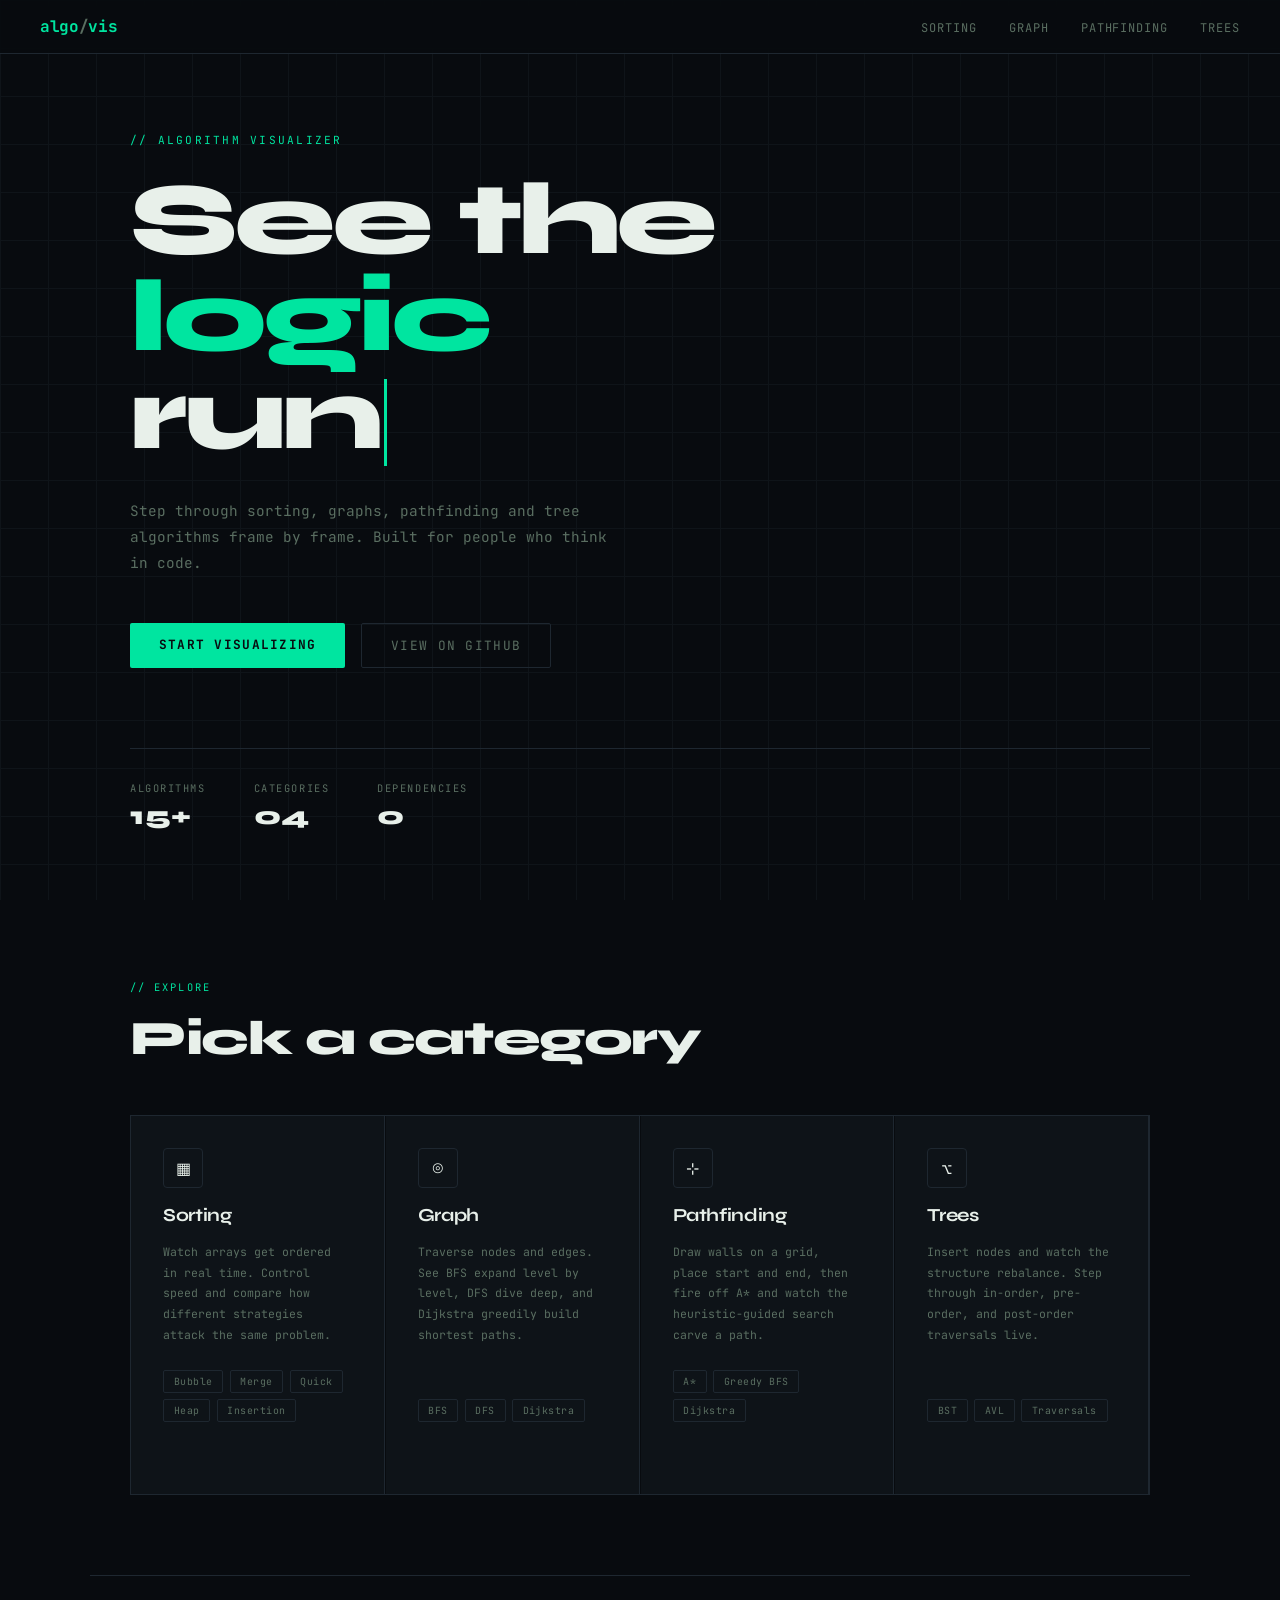
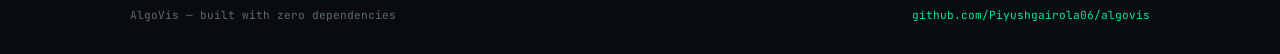
<file: index.html>
<!DOCTYPE html>
<html lang="en">
<head>
  <meta charset="UTF-8" />
  <meta name="viewport" content="width=device-width, initial-scale=1.0" />
  <title>AlgoVis — Algorithm Visualizer</title>
  <link rel="preconnect" href="https://fonts.googleapis.com" />
  <link href="https://fonts.googleapis.com/css2?family=JetBrains+Mono:wght@400;700&family=Syne:wght@400;700;800&display=swap" rel="stylesheet" />
  <style>
    *, *::before, *::after { box-sizing: border-box; margin: 0; padding: 0; }

    :root {
      --bg: #080b0f;
      --surface: #0e1318;
      --border: #1e2730;
      --accent: #00e5a0;
      --accent-dim: #00a872;
      --text: #e8f0ea;
      --muted: #5a6e61;
      --mono: 'JetBrains Mono', monospace;
      --display: 'Syne', sans-serif;
    }

    html { scroll-behavior: smooth; }

    body {
      background: var(--bg);
      color: var(--text);
      font-family: var(--display);
      min-height: 100vh;
      overflow-x: hidden;
    }

    /* grid overlay */
    body::before {
      content: '';
      position: fixed;
      inset: 0;
      background-image:
        linear-gradient(var(--border) 1px, transparent 1px),
        linear-gradient(90deg, var(--border) 1px, transparent 1px);
      background-size: 48px 48px;
      opacity: 0.35;
      pointer-events: none;
      z-index: 0;
    }

    nav {
      position: fixed;
      top: 0; left: 0; right: 0;
      z-index: 100;
      display: flex;
      align-items: center;
      justify-content: space-between;
      padding: 1rem 2.5rem;
      border-bottom: 1px solid var(--border);
      background: rgba(8, 11, 15, 0.85);
      backdrop-filter: blur(12px);
    }

    .logo {
      font-family: var(--mono);
      font-size: 1rem;
      font-weight: 700;
      color: var(--accent);
      letter-spacing: -0.02em;
    }

    .logo span { color: var(--muted); }

    nav ul {
      list-style: none;
      display: flex;
      gap: 2rem;
    }

    nav a {
      font-family: var(--mono);
      font-size: 0.75rem;
      color: var(--muted);
      text-decoration: none;
      letter-spacing: 0.08em;
      text-transform: uppercase;
      transition: color 0.2s;
    }

    nav a:hover { color: var(--accent); }

    /* HERO */
    .hero {
      position: relative;
      z-index: 1;
      min-height: 100vh;
      display: flex;
      flex-direction: column;
      justify-content: center;
      padding: 8rem 2.5rem 4rem;
      max-width: 1100px;
      margin: 0 auto;
    }

    .hero-label {
      font-family: var(--mono);
      font-size: 0.7rem;
      color: var(--accent);
      letter-spacing: 0.2em;
      text-transform: uppercase;
      margin-bottom: 1.5rem;
    }

    .hero h1 {
      font-size: clamp(3rem, 8vw, 7rem);
      font-weight: 800;
      line-height: 0.95;
      letter-spacing: -0.04em;
      color: var(--text);
    }

    .hero h1 em {
      font-style: normal;
      color: var(--accent);
    }

    .hero-sub {
      margin-top: 2rem;
      font-family: var(--mono);
      font-size: 0.9rem;
      color: var(--muted);
      max-width: 480px;
      line-height: 1.8;
    }

    .hero-cta {
      margin-top: 3rem;
      display: flex;
      gap: 1rem;
      flex-wrap: wrap;
    }

    .btn {
      font-family: var(--mono);
      font-size: 0.8rem;
      letter-spacing: 0.1em;
      text-transform: uppercase;
      text-decoration: none;
      padding: 0.8rem 1.8rem;
      border-radius: 2px;
      transition: all 0.2s;
      display: inline-block;
    }

    .btn-primary {
      background: var(--accent);
      color: #080b0f;
      font-weight: 700;
    }

    .btn-primary:hover { background: #00ffb3; }

    .btn-ghost {
      border: 1px solid var(--border);
      color: var(--muted);
    }

    .btn-ghost:hover { border-color: var(--accent); color: var(--accent); }

    /* stat bar */
    .hero-stats {
      margin-top: 5rem;
      display: flex;
      gap: 3rem;
      border-top: 1px solid var(--border);
      padding-top: 2rem;
    }

    .stat label {
      font-family: var(--mono);
      font-size: 0.65rem;
      color: var(--muted);
      letter-spacing: 0.15em;
      text-transform: uppercase;
      display: block;
      margin-bottom: 0.3rem;
    }

    .stat strong {
      font-size: 1.6rem;
      font-weight: 800;
      color: var(--text);
    }

    /* SECTIONS */
    section {
      position: relative;
      z-index: 1;
      max-width: 1100px;
      margin: 0 auto;
      padding: 5rem 2.5rem;
    }

    .section-label {
      font-family: var(--mono);
      font-size: 0.65rem;
      color: var(--accent);
      letter-spacing: 0.2em;
      text-transform: uppercase;
      margin-bottom: 1rem;
    }

    .section-title {
      font-size: clamp(1.8rem, 4vw, 3rem);
      font-weight: 800;
      letter-spacing: -0.03em;
      margin-bottom: 3rem;
      color: var(--text);
    }

    /* CARDS GRID */
    .cards {
      display: grid;
      grid-template-columns: repeat(auto-fit, minmax(240px, 1fr));
      gap: 1px;
      border: 1px solid var(--border);
    }

    .card {
      background: var(--surface);
      padding: 2rem;
      text-decoration: none;
      color: inherit;
      border-right: 1px solid var(--border);
      transition: background 0.2s;
      display: flex;
      flex-direction: column;
      gap: 1rem;
      position: relative;
      overflow: hidden;
    }

    .card::after {
      content: '';
      position: absolute;
      bottom: 0; left: 0; right: 0;
      height: 2px;
      background: var(--accent);
      transform: scaleX(0);
      transform-origin: left;
      transition: transform 0.3s ease;
    }

    .card:hover { background: #111820; }
    .card:hover::after { transform: scaleX(1); }

    .card-icon {
      width: 40px;
      height: 40px;
      border: 1px solid var(--border);
      border-radius: 4px;
      display: flex;
      align-items: center;
      justify-content: center;
      font-family: var(--mono);
      font-size: 1rem;
    }

    .card h3 {
      font-size: 1.15rem;
      font-weight: 700;
      letter-spacing: -0.02em;
    }

    .card p {
      font-family: var(--mono);
      font-size: 0.72rem;
      color: var(--muted);
      line-height: 1.8;
      flex: 1;
    }

    .card-tags {
      display: flex;
      flex-wrap: wrap;
      gap: 0.4rem;
      margin-top: 0.5rem;
    }

    .tag {
      font-family: var(--mono);
      font-size: 0.62rem;
      padding: 0.25rem 0.6rem;
      border: 1px solid var(--border);
      color: var(--muted);
      border-radius: 2px;
      letter-spacing: 0.05em;
    }

    .card-arrow {
      font-family: var(--mono);
      font-size: 0.75rem;
      color: var(--accent);
      margin-top: 0.5rem;
      opacity: 0;
      transform: translateX(-8px);
      transition: all 0.2s;
    }

    .card:hover .card-arrow { opacity: 1; transform: translateX(0); }

    /* FOOTER */
    footer {
      position: relative;
      z-index: 1;
      border-top: 1px solid var(--border);
      padding: 2rem 2.5rem;
      display: flex;
      align-items: center;
      justify-content: space-between;
      max-width: 1100px;
      margin: 0 auto;
    }

    footer p {
      font-family: var(--mono);
      font-size: 0.7rem;
      color: var(--muted);
    }

    footer a { color: var(--accent); text-decoration: none; }

    /* animated cursor blink */
    @keyframes blink { 50% { opacity: 0; } }
    .cursor {
      display: inline-block;
      width: 3px;
      height: 0.85em;
      background: var(--accent);
      margin-left: 4px;
      vertical-align: middle;
      animation: blink 1s step-end infinite;
    }

    @media (max-width: 600px) {
      nav ul { display: none; }
      .hero-stats { flex-direction: column; gap: 1.5rem; }
    }
  </style>
</head>
<body>

  <nav>
    <div class="logo">algo<span>/</span>vis</div>
    <ul>
      <li><a href="sorting/index.html">Sorting</a></li>
      <li><a href="graph/index.html">Graph</a></li>
      <li><a href="pathfinding/index.html">Pathfinding</a></li>
      <li><a href="tree/index.html">Trees</a></li>
    </ul>
  </nav>

  <div class="hero">
    <p class="hero-label">// algorithm visualizer</p>
    <h1>See the<br><em>logic</em><br>run<span class="cursor"></span></h1>
    <p class="hero-sub">
      Step through sorting, graphs, pathfinding and tree algorithms frame by frame.
      Built for people who think in code.
    </p>
    <div class="hero-cta">
      <a class="btn btn-primary" href="sorting/index.html">Start Visualizing</a>
      <a class="btn btn-ghost" href="https://github.com/Piyushgairola06/algovis" target="_blank">View on GitHub</a>
    </div>
    <div class="hero-stats">
      <div class="stat"><label>Algorithms</label><strong>15+</strong></div>
      <div class="stat"><label>Categories</label><strong>04</strong></div>
      <div class="stat"><label>Dependencies</label><strong>0</strong></div>
    </div>
  </div>

  <section id="explore">
    <p class="section-label">// explore</p>
    <h2 class="section-title">Pick a category</h2>
    <div class="cards">

      <a class="card" href="sorting/index.html">
        <div class="card-icon">▦</div>
        <h3>Sorting</h3>
        <p>Watch arrays get ordered in real time. Control speed and compare how different strategies attack the same problem.</p>
        <div class="card-tags">
          <span class="tag">Bubble</span>
          <span class="tag">Merge</span>
          <span class="tag">Quick</span>
          <span class="tag">Heap</span>
          <span class="tag">Insertion</span>
        </div>
        <div class="card-arrow">→ open</div>
      </a>

      <a class="card" href="graph/index.html">
        <div class="card-icon">◎</div>
        <h3>Graph</h3>
        <p>Traverse nodes and edges. See BFS expand level by level, DFS dive deep, and Dijkstra greedily build shortest paths.</p>
        <div class="card-tags">
          <span class="tag">BFS</span>
          <span class="tag">DFS</span>
          <span class="tag">Dijkstra</span>
        </div>
        <div class="card-arrow">→ open</div>
      </a>

      <a class="card" href="pathfinding/index.html">
        <div class="card-icon">⊹</div>
        <h3>Pathfinding</h3>
        <p>Draw walls on a grid, place start and end, then fire off A* and watch the heuristic-guided search carve a path.</p>
        <div class="card-tags">
          <span class="tag">A*</span>
          <span class="tag">Greedy BFS</span>
          <span class="tag">Dijkstra</span>
        </div>
        <div class="card-arrow">→ open</div>
      </a>

      <a class="card" href="tree/index.html">
        <div class="card-icon">⌥</div>
        <h3>Trees</h3>
        <p>Insert nodes and watch the structure rebalance. Step through in-order, pre-order, and post-order traversals live.</p>
        <div class="card-tags">
          <span class="tag">BST</span>
          <span class="tag">AVL</span>
          <span class="tag">Traversals</span>
        </div>
        <div class="card-arrow">→ open</div>
      </a>

    </div>
  </section>

  <footer>
    <p>AlgoVis — built with zero dependencies</p>
    <p><a href="https://github.com/Piyushgairola06/algovis" target="_blank">github.com/Piyushgairola06/algovis</a></p>
  </footer>

</body>
</html>
</file>
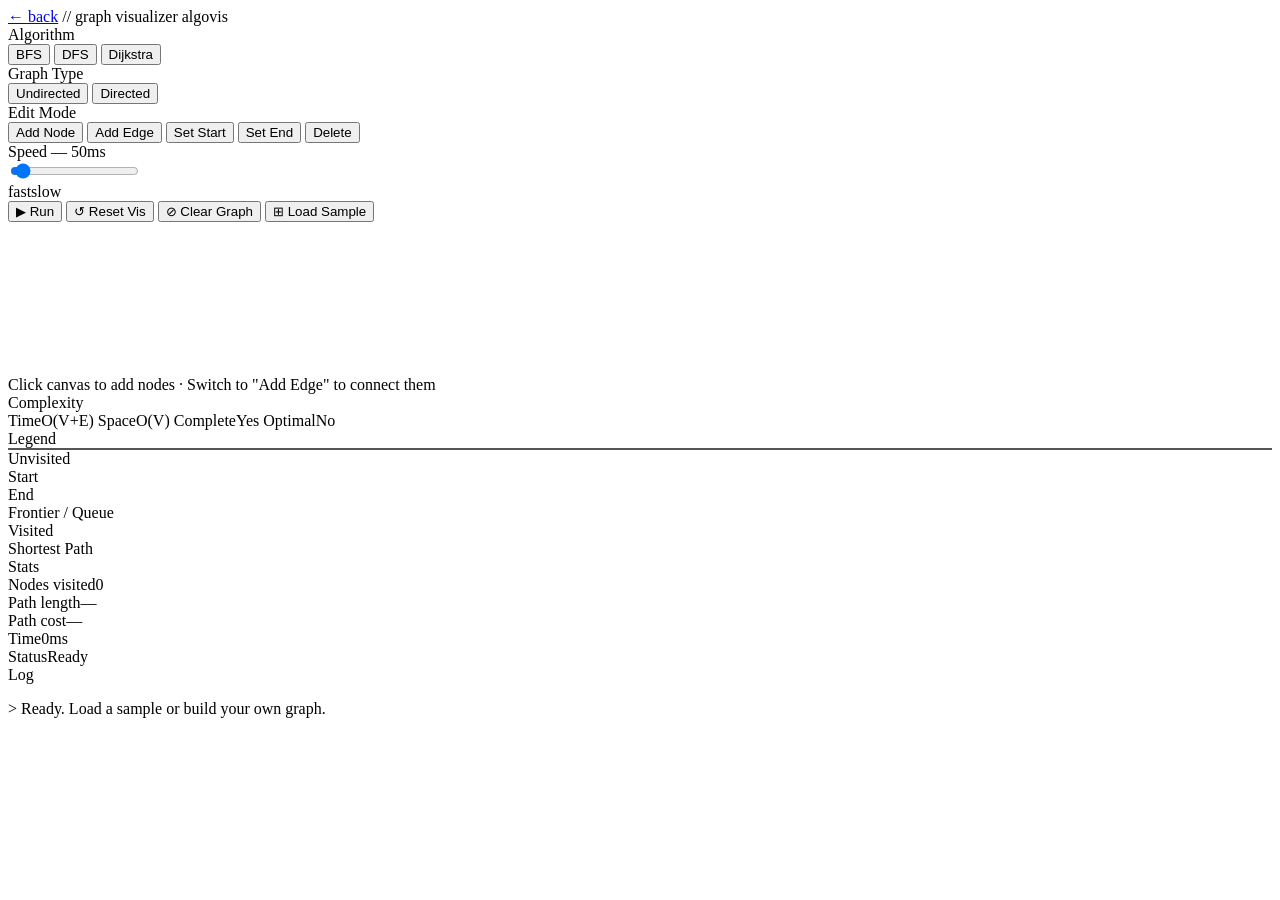
<file: graph/index.html>
<!DOCTYPE html>
<html lang="en">
<head>
  <meta charset="UTF-8" />
  <meta name="viewport" content="width=device-width, initial-scale=1.0" />
  <title>Graph — AlgoVis</title>
</head>
<body>

<header>
  <a class="back-link" href="../index.html">← back</a>
  <span class="header-label">// graph visualizer</span>
  <span class="header-brand">algovis</span>
</header>

<div class="workspace">

  <!-- ── LEFT PANEL ── -->
  <div class="panel">

    <div>
      <div class="panel-section-label">Algorithm</div>
      <div class="algo-list">
        <button class="algo-btn active" data-algo="bfs">BFS</button>
        <button class="algo-btn" data-algo="dfs">DFS</button>
        <button class="algo-btn" data-algo="dijkstra">Dijkstra</button>
      </div>
    </div>

    <div>
      <div class="panel-section-label">Graph Type</div>
      <div class="toggle-row">
        <button class="toggle-btn active" id="btn-undirected">Undirected</button>
        <button class="toggle-btn" id="btn-directed">Directed</button>
      </div>
    </div>

    <div>
      <div class="panel-section-label">Edit Mode</div>
      <div class="mode-list">
        <button class="mode-btn active" data-mode="node"><span class="mode-dot"></span>Add Node</button>
        <button class="mode-btn" data-mode="edge"><span class="mode-dot"></span>Add Edge</button>
        <button class="mode-btn" data-mode="start"><span class="mode-dot" style="background:var(--col-start)"></span>Set Start</button>
        <button class="mode-btn" data-mode="end"><span class="mode-dot" style="background:var(--col-end)"></span>Set End</button>
        <button class="mode-btn" data-mode="delete"><span class="mode-dot" style="background:#ff6b6b"></span>Delete</button>
      </div>
    </div>

    <div>
      <div class="panel-section-label">Speed — <span id="speed-label">50ms</span></div>
      <input type="range" id="speed" min="10" max="1000" value="50" step="10" />
      <div class="speed-row"><span>fast</span><span>slow</span></div>
    </div>

    <div class="action-row">
      <button class="btn primary" id="btn-run">▶ Run</button>
      <button class="btn" id="btn-reset-vis">↺ Reset Vis</button>
      <button class="btn" id="btn-clear">⊘ Clear Graph</button>
      <button class="btn" id="btn-sample">⊞ Load Sample</button>
    </div>

  </div>

  <!-- ── CANVAS ── -->
  <div class="canvas-wrap" id="canvas-wrap">
    <canvas id="graph-canvas"></canvas>
    <div class="canvas-hint" id="canvas-hint">Click canvas to add nodes · Switch to "Add Edge" to connect them</div>
  </div>

  <!-- ── RIGHT PANEL ── -->
  <div class="panel panel-right">

    <div>
      <div class="panel-section-label">Complexity</div>
      <div class="complexity-grid" id="complexity-grid">
        <span class="label">Time</span><span class="val" id="cx-time">O(V+E)</span>
        <span class="label">Space</span><span class="val" id="cx-space">O(V)</span>
        <span class="label">Complete</span><span class="val" id="cx-complete">Yes</span>
        <span class="label">Optimal</span><span class="val" id="cx-optimal">No</span>
      </div>
    </div>

    <div>
      <div class="panel-section-label">Legend</div>
      <div class="legend-list">
        <div class="legend-item"><div class="legend-dot" style="background:#333;border:1px solid #555"></div>Unvisited</div>
        <div class="legend-item"><div class="legend-dot" style="background:var(--col-start)"></div>Start</div>
        <div class="legend-item"><div class="legend-dot" style="background:var(--col-end)"></div>End</div>
        <div class="legend-item"><div class="legend-dot" style="background:var(--col-frontier)"></div>Frontier / Queue</div>
        <div class="legend-item"><div class="legend-dot" style="background:var(--col-visited)"></div>Visited</div>
        <div class="legend-item"><div class="legend-dot" style="background:var(--col-path)"></div>Shortest Path</div>
      </div>
    </div>

    <div>
      <div class="panel-section-label">Stats</div>
      <div class="stats-list">
        <div class="stat-row"><span class="stat-label">Nodes visited</span><span class="stat-val" id="stat-visited">0</span></div>
        <div class="stat-row"><span class="stat-label">Path length</span><span class="stat-val" id="stat-path">—</span></div>
        <div class="stat-row"><span class="stat-label">Path cost</span><span class="stat-val" id="stat-cost">—</span></div>
        <div class="stat-row"><span class="stat-label">Time</span><span class="stat-val" id="stat-time">0ms</span></div>
        <div class="stat-row"><span class="stat-label">Status</span><span class="stat-val" id="stat-status">Ready</span></div>
      </div>
    </div>

    <div style="flex:1;display:flex;flex-direction:column;min-height:0">
      <div class="panel-section-label">Log</div>
      <div class="log-box" id="log-box">
        <p>> Ready. Load a sample or build your own graph.</p>
      </div>
    </div>

  </div>
</div>


</body>
</html>
</file>
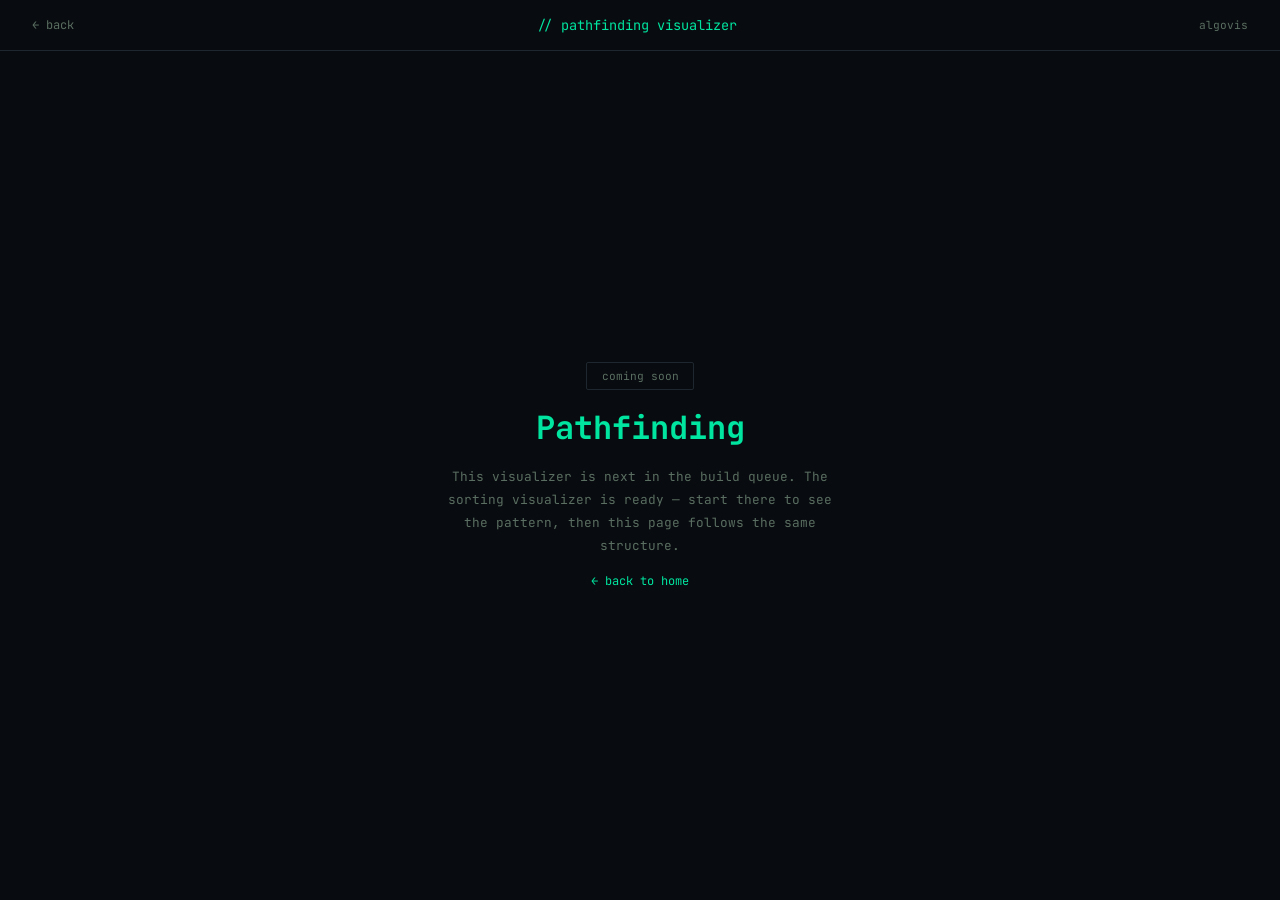
<file: pathfinding/index.html>
<!DOCTYPE html>
<html lang="en">
<head>
  <meta charset="UTF-8" />
  <meta name="viewport" content="width=device-width, initial-scale=1.0" />
  <title>Pathfinding — AlgoVis</title>
  <link href="https://fonts.googleapis.com/css2?family=JetBrains+Mono:wght@400;700&display=swap" rel="stylesheet" />
  <style>
    *, *::before, *::after { box-sizing: border-box; margin: 0; padding: 0; }
    :root { --bg:#080b0f; --border:#1e2730; --accent:#00e5a0; --muted:#5a6e61; --text:#e8f0ea; --mono:'JetBrains Mono',monospace; }
    body { background:var(--bg); color:var(--text); font-family:var(--mono); min-height:100vh; display:flex; flex-direction:column; }
    nav { display:flex; align-items:center; justify-content:space-between; padding:1rem 2rem; border-bottom:1px solid var(--border); }
    a.back { color:var(--muted); text-decoration:none; font-size:0.75rem; } a.back:hover { color:var(--accent); }
    .center { flex:1; display:flex; flex-direction:column; align-items:center; justify-content:center; gap:1rem; text-align:center; padding:2rem; }
    h1 { font-size:2rem; color:var(--accent); }
    p { font-size:0.8rem; color:var(--muted); max-width:400px; line-height:1.8; }
    .badge { border:1px solid var(--border); padding:0.4rem 0.9rem; font-size:0.7rem; color:var(--muted); border-radius:2px; }
  </style>
</head>
<body>
  <nav>
    <a class="back" href="../index.html">← back</a>
    <span style="font-size:0.85rem;color:var(--accent)">// pathfinding visualizer</span>
    <span style="font-size:0.7rem;color:var(--muted)">algovis</span>
  </nav>
  <div class="center">
    <div class="badge">coming soon</div>
    <h1>Pathfinding</h1>
    <p>This visualizer is next in the build queue. The sorting visualizer is ready — start there to see the pattern, then this page follows the same structure.</p>
    <a href="../index.html" style="color:var(--accent);font-size:0.75rem;text-decoration:none">← back to home</a>
  </div>
</body>
</html>
</file>
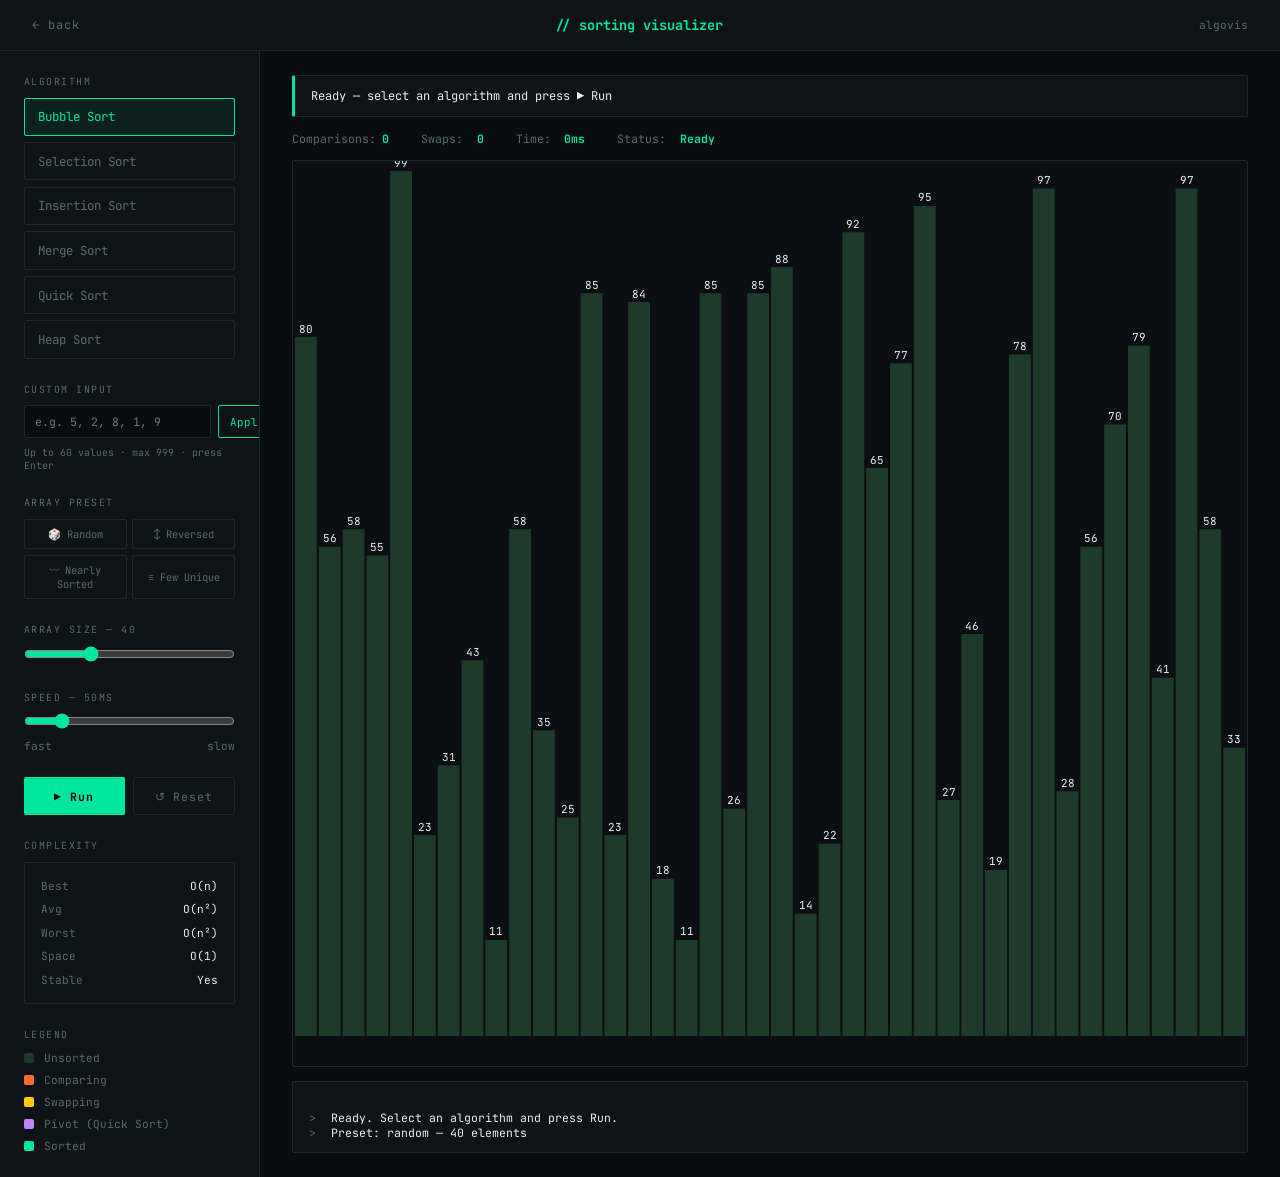
<file: sorting/index.html>
<!DOCTYPE html>
<html lang="en">
<head>
  <meta charset="UTF-8" />
  <meta name="viewport" content="width=device-width, initial-scale=1.0" />
  <title>Sorting — AlgoVis</title>
  <link rel="preconnect" href="https://fonts.googleapis.com" />
  <link href="https://fonts.googleapis.com/css2?family=JetBrains+Mono:wght@400;700&display=swap" rel="stylesheet" />
  <link rel="stylesheet" href="style.css" />
</head>
<body>

<nav>
  <a class="nav-back" href="../index.html">← back</a>
  <span class="nav-title">// sorting visualizer</span>
  <span class="nav-brand">algovis</span>
</nav>

<div class="app">

  <!-- ── SIDEBAR ── -->
  <aside>

    <div class="ctrl-group">
      <label>Algorithm</label>
      <div class="algo-btns" id="algo-btns">
        <button class="algo-btn active" data-algo="bubble">Bubble Sort</button>
        <button class="algo-btn" data-algo="selection">Selection Sort</button>
        <button class="algo-btn" data-algo="insertion">Insertion Sort</button>
        <button class="algo-btn" data-algo="merge">Merge Sort</button>
        <button class="algo-btn" data-algo="quick">Quick Sort</button>
        <button class="algo-btn" data-algo="heap">Heap Sort</button>
      </div>
    </div>

    <div class="ctrl-group">
      <label>Custom Input</label>
      <div class="custom-input-wrap">
        <div class="custom-input-row">
          <input type="text" id="custom-input" placeholder="e.g. 5, 2, 8, 1, 9" />
          <button class="btn-apply" id="btn-apply">Apply</button>
        </div>
        <div class="input-error" id="input-error">Only whole numbers 1–999</div>
        <div class="input-hint">Up to 60 values · max 999 · press Enter</div>
      </div>
    </div>

    <div class="ctrl-group">
      <label>Array Preset</label>
      <div class="preset-btns">
        <button class="preset-btn" data-preset="random">🎲 Random</button>
        <button class="preset-btn" data-preset="reversed">↕ Reversed</button>
        <button class="preset-btn" data-preset="nearly">〰 Nearly Sorted</button>
        <button class="preset-btn" data-preset="few">≡ Few Unique</button>
      </div>
    </div>

    <div class="ctrl-group">
      <label>Array Size — <span id="size-val">40</span></label>
      <input type="range" id="size" min="5" max="120" value="40" />
    </div>

    <div class="ctrl-group">
      <label>Speed — <span id="speed-val">50</span>ms</label>
      <input type="range" id="speed" min="5" max="300" value="50" />
      <div class="range-row"><span>fast</span><span>slow</span></div>
    </div>

    <div class="run-btns">
      <button class="btn btn-go" id="btn-go">▶ Run</button>
      <button class="btn btn-reset" id="btn-reset">↺ Reset</button>
    </div>

    <div class="ctrl-group">
      <label>Complexity</label>
      <div class="complexity">
        <div class="complexity-row"><span>Best</span>  <span id="c-best">O(n)</span></div>
        <div class="complexity-row"><span>Avg</span>   <span id="c-avg">O(n²)</span></div>
        <div class="complexity-row"><span>Worst</span> <span id="c-worst">O(n²)</span></div>
        <div class="complexity-row"><span>Space</span> <span id="c-space">O(1)</span></div>
        <div class="complexity-row"><span>Stable</span><span id="c-stable">Yes</span></div>
      </div>
    </div>

    <div class="ctrl-group">
      <label>Legend</label>
      <div class="legend">
        <div class="legend-item"><div class="legend-dot" style="background:#1e3a2a"></div>Unsorted</div>
        <div class="legend-item"><div class="legend-dot" style="background:#ff6b35"></div>Comparing</div>
        <div class="legend-item"><div class="legend-dot" style="background:#ffcc00"></div>Swapping</div>
        <div class="legend-item"><div class="legend-dot" style="background:#c084fc"></div>Pivot (Quick Sort)</div>
        <div class="legend-item"><div class="legend-dot" style="background:#00e5a0"></div>Sorted</div>
      </div>
    </div>

  </aside>

  <!-- ── MAIN ── -->
  <main>

    <!-- Step-by-step explanation -->
    <div id="explain-box">Ready — select an algorithm and press ▶ Run</div>

    <!-- Live stats -->
    <div class="stats-bar">
      <div class="stat"><span>Comparisons:</span><strong id="s-comps">0</strong></div>
      <div class="stat"><span>Swaps:</span>      <strong id="s-swaps">0</strong></div>
      <div class="stat"><span>Time:</span>        <strong id="s-time">0ms</strong></div>
      <div class="stat"><span>Status:</span>      <strong id="s-status">Ready</strong></div>
    </div>

    <!-- Canvas -->
    <div id="vis-wrapper">
      <canvas id="vis"></canvas>
    </div>

    <!-- Log -->
    <div id="log">
      <span class="log-entry"><span class="ts">&gt;</span> Ready. Select an algorithm and press Run.</span>
    </div>

  </main>
</div>

<!-- algorithms.js must load before visualizer.js -->
<script src="algorithms.js"></script>
<script src="visualizer.js"></script>

</body>
</html>
</file>
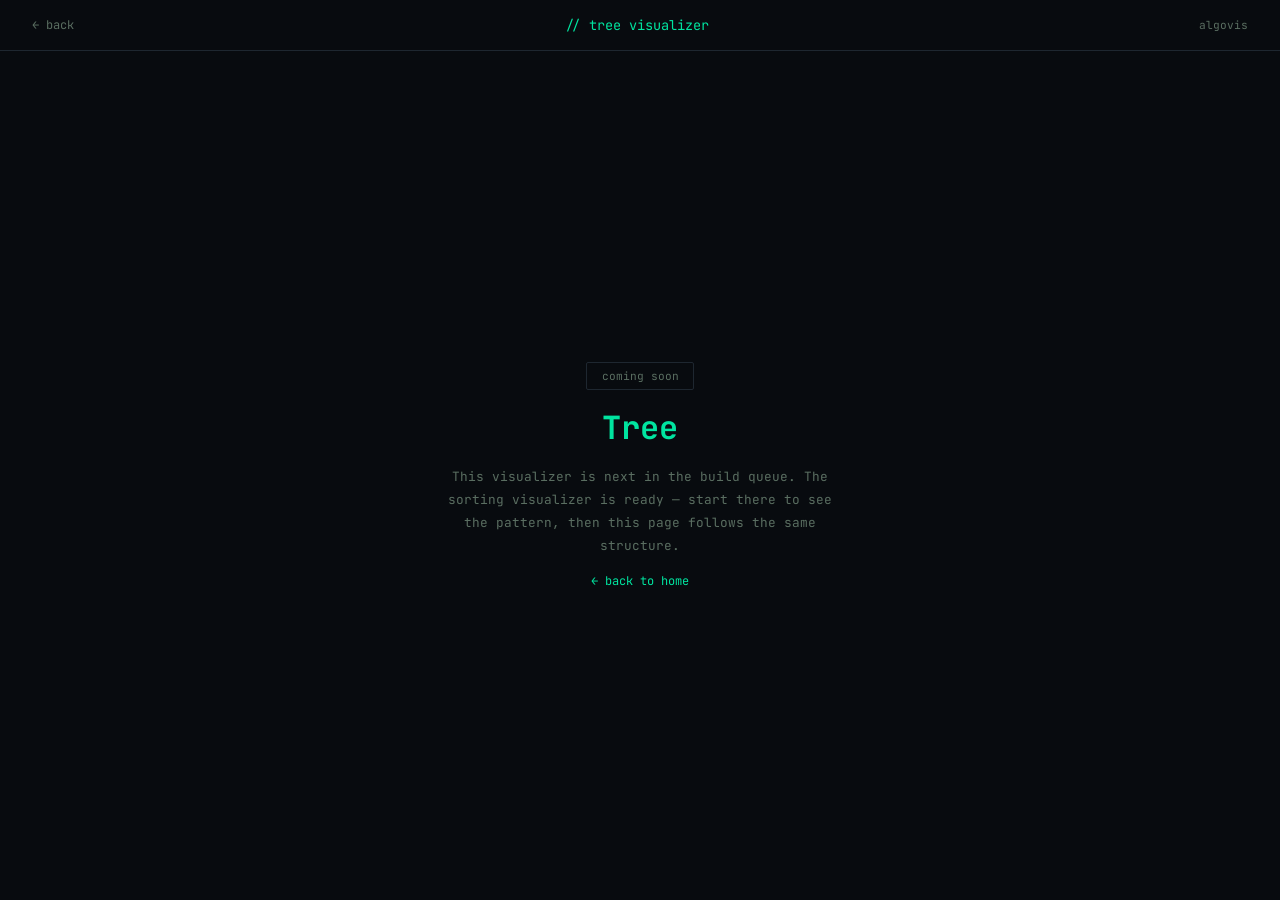
<file: tree/index.html>
<!DOCTYPE html>
<html lang="en">
<head>
  <meta charset="UTF-8" />
  <meta name="viewport" content="width=device-width, initial-scale=1.0" />
  <title>Tree — AlgoVis</title>
  <link href="https://fonts.googleapis.com/css2?family=JetBrains+Mono:wght@400;700&display=swap" rel="stylesheet" />
  <style>
    *, *::before, *::after { box-sizing: border-box; margin: 0; padding: 0; }
    :root { --bg:#080b0f; --border:#1e2730; --accent:#00e5a0; --muted:#5a6e61; --text:#e8f0ea; --mono:'JetBrains Mono',monospace; }
    body { background:var(--bg); color:var(--text); font-family:var(--mono); min-height:100vh; display:flex; flex-direction:column; }
    nav { display:flex; align-items:center; justify-content:space-between; padding:1rem 2rem; border-bottom:1px solid var(--border); }
    a.back { color:var(--muted); text-decoration:none; font-size:0.75rem; } a.back:hover { color:var(--accent); }
    .center { flex:1; display:flex; flex-direction:column; align-items:center; justify-content:center; gap:1rem; text-align:center; padding:2rem; }
    h1 { font-size:2rem; color:var(--accent); }
    p { font-size:0.8rem; color:var(--muted); max-width:400px; line-height:1.8; }
    .badge { border:1px solid var(--border); padding:0.4rem 0.9rem; font-size:0.7rem; color:var(--muted); border-radius:2px; }
  </style>
</head>
<body>
  <nav>
    <a class="back" href="../index.html">← back</a>
    <span style="font-size:0.85rem;color:var(--accent)">// tree visualizer</span>
    <span style="font-size:0.7rem;color:var(--muted)">algovis</span>
  </nav>
  <div class="center">
    <div class="badge">coming soon</div>
    <h1>Tree</h1>
    <p>This visualizer is next in the build queue. The sorting visualizer is ready — start there to see the pattern, then this page follows the same structure.</p>
    <a href="../index.html" style="color:var(--accent);font-size:0.75rem;text-decoration:none">← back to home</a>
  </div>
</body>
</html>
</file>
<file: sorting/style.css>
/* ── Reset & Tokens ──────────────────────────────────────────── */
*, *::before, *::after { box-sizing: border-box; margin: 0; padding: 0; }

:root {
  --bg:      #080b0f;
  --surface: #0e1318;
  --border:  #1e2730;
  --accent:  #00e5a0;
  --compare: #ff6b35;
  --swap:    #ffcc00;
  --sorted:  #00e5a0;
  --pivot:   #c084fc;
  --text:    #e8f0ea;
  --muted:   #5a6e61;
  --mono:    'JetBrains Mono', monospace;
}

body {
  background: var(--bg);
  color: var(--text);
  font-family: var(--mono);
  min-height: 100vh;
  display: flex;
  flex-direction: column;
}

/* ── Nav ─────────────────────────────────────────────────────── */
nav {
  display: flex;
  align-items: center;
  justify-content: space-between;
  padding: 1rem 2rem;
  border-bottom: 1px solid var(--border);
  background: var(--surface);
  flex-shrink: 0;
}

.nav-back {
  color: var(--muted);
  text-decoration: none;
  font-size: 0.75rem;
  letter-spacing: 0.08em;
  transition: color 0.15s;
}
.nav-back:hover { color: var(--accent); }

.nav-title {
  font-size: 0.85rem;
  color: var(--accent);
  font-weight: 700;
}

.nav-brand {
  font-size: 0.7rem;
  color: var(--muted);
}

/* ── Layout ──────────────────────────────────────────────────── */
.app {
  display: grid;
  grid-template-columns: 260px 1fr;
  flex: 1;
  min-height: 0;
}

/* ── Sidebar ─────────────────────────────────────────────────── */
aside {
  border-right: 1px solid var(--border);
  padding: 1.5rem;
  display: flex;
  flex-direction: column;
  gap: 1.5rem;
  background: var(--surface);
  overflow-y: auto;
}

.ctrl-group label {
  display: block;
  font-size: 0.62rem;
  letter-spacing: 0.15em;
  text-transform: uppercase;
  color: var(--muted);
  margin-bottom: 0.6rem;
}

/* ── Algorithm Buttons ───────────────────────────────────────── */
.algo-btns { display: flex; flex-direction: column; gap: 0.4rem; }

.algo-btn {
  background: transparent;
  border: 1px solid var(--border);
  color: var(--muted);
  font-family: var(--mono);
  font-size: 0.78rem;
  padding: 0.6rem 0.8rem;
  text-align: left;
  cursor: pointer;
  border-radius: 2px;
  transition: all 0.15s;
}
.algo-btn:hover  { border-color: var(--accent); color: var(--text); }
.algo-btn.active { border-color: var(--accent); color: var(--accent); background: rgba(0,229,160,0.06); }

/* ── Range inputs ────────────────────────────────────────────── */
input[type=range] { width: 100%; accent-color: var(--accent); cursor: pointer; }

.range-row {
  display: flex;
  justify-content: space-between;
  font-size: 0.7rem;
  color: var(--muted);
  margin-top: 0.3rem;
}

/* ── Custom Input ────────────────────────────────────────────── */
.custom-input-wrap { display: flex; flex-direction: column; gap: 0.5rem; }
.custom-input-row  { display: flex; gap: 0.4rem; }

input[type=text] {
  flex: 1;
  background: var(--bg);
  border: 1px solid var(--border);
  color: var(--text);
  font-family: var(--mono);
  font-size: 0.72rem;
  padding: 0.5rem 0.6rem;
  border-radius: 2px;
  outline: none;
  transition: border-color 0.15s;
}
input[type=text]:focus { border-color: var(--accent); }
input[type=text].error { border-color: var(--compare) !important; }

.input-error { font-size: 0.65rem; color: var(--compare); display: none; }
.input-error.show { display: block; }
.input-hint  { font-size: 0.62rem; color: var(--muted); }

.btn-apply {
  background: transparent;
  border: 1px solid var(--accent);
  color: var(--accent);
  font-family: var(--mono);
  font-size: 0.68rem;
  padding: 0.5rem 0.7rem;
  border-radius: 2px;
  cursor: pointer;
  transition: all 0.15s;
  white-space: nowrap;
}
.btn-apply:hover { background: rgba(0,229,160,0.1); }

/* ── Presets ─────────────────────────────────────────────────── */
.preset-btns { display: grid; grid-template-columns: 1fr 1fr; gap: 0.35rem; }

.preset-btn {
  background: transparent;
  border: 1px solid var(--border);
  color: var(--muted);
  font-family: var(--mono);
  font-size: 0.65rem;
  padding: 0.45rem 0.4rem;
  cursor: pointer;
  border-radius: 2px;
  transition: all 0.15s;
  text-align: center;
}
.preset-btn:hover { border-color: var(--accent); color: var(--text); }

/* ── Run Buttons ─────────────────────────────────────────────── */
.run-btns { display: flex; gap: 0.5rem; }

.btn {
  font-family: var(--mono);
  font-size: 0.72rem;
  letter-spacing: 0.08em;
  padding: 0.65rem 1rem;
  border-radius: 2px;
  cursor: pointer;
  border: none;
  flex: 1;
  transition: all 0.15s;
}
.btn-go    { background: var(--accent); color: #080b0f; font-weight: 700; }
.btn-go:hover { background: #00ffb3; }
.btn-go:disabled { background: var(--border); color: var(--muted); cursor: not-allowed; }
.btn-reset { background: transparent; border: 1px solid var(--border); color: var(--muted); }
.btn-reset:hover { border-color: var(--compare); color: var(--compare); }

/* ── Complexity ──────────────────────────────────────────────── */
.complexity {
  border: 1px solid var(--border);
  border-radius: 2px;
  padding: 1rem;
  display: flex;
  flex-direction: column;
  gap: 0.6rem;
}
.complexity-row { display: flex; justify-content: space-between; font-size: 0.7rem; }
.complexity-row span:first-child { color: var(--muted); }
.complexity-row span:last-child  { color: var(--text); }

/* ── Legend ──────────────────────────────────────────────────── */
.legend { display: flex; flex-direction: column; gap: 0.5rem; }
.legend-item { display: flex; align-items: center; gap: 0.6rem; font-size: 0.7rem; color: var(--muted); }
.legend-dot  { width: 10px; height: 10px; border-radius: 2px; flex-shrink: 0; }

/* ── Main Area ───────────────────────────────────────────────── */
main {
  display: flex;
  flex-direction: column;
  padding: 1.5rem 2rem;
  gap: 0.85rem;
  min-width: 0;
}

/* ── Explain Box ─────────────────────────────────────────────── */
#explain-box {
  background: var(--surface);
  border: 1px solid var(--border);
  border-left: 3px solid var(--accent);
  border-radius: 2px;
  padding: 0.7rem 1rem;
  font-size: 0.75rem;
  color: var(--text);
  min-height: 38px;
  line-height: 1.5;
  transition: border-left-color 0.15s;
}
#explain-box.comparing { border-left-color: var(--compare); }
#explain-box.swapping  { border-left-color: var(--swap); }
#explain-box.sorted    { border-left-color: var(--sorted); }
#explain-box.pivot     { border-left-color: var(--pivot); }

/* ── Stats Bar ───────────────────────────────────────────────── */
.stats-bar { display: flex; gap: 2rem; }
.stat { font-size: 0.72rem; }
.stat span   { color: var(--muted); }
.stat strong { color: var(--accent); margin-left: 0.4rem; }

/* ── Canvas ──────────────────────────────────────────────────── */
#vis-wrapper {
  flex: 1;
  border: 1px solid var(--border);
  border-radius: 2px;
  background: rgba(14,19,24,0.6);
  position: relative;
  min-height: 260px;
}
#vis { width: 100%; height: 100%; display: block; }

/* ── Log ─────────────────────────────────────────────────────── */
#log {
  height: 72px;
  background: var(--surface);
  border: 1px solid var(--border);
  border-radius: 2px;
  padding: 0.75rem 1rem;
  font-size: 0.72rem;
  color: var(--muted);
  overflow-y: auto;
  display: flex;
  flex-direction: column-reverse;
}
.log-entry     { color: var(--text); }
.log-entry .ts { color: var(--muted); margin-right: 0.5rem; }

/* ── Responsive ──────────────────────────────────────────────── */
@media (max-width: 700px) {
  .app { grid-template-columns: 1fr; }
  aside { border-right: none; border-bottom: 1px solid var(--border); }
}
</file>
